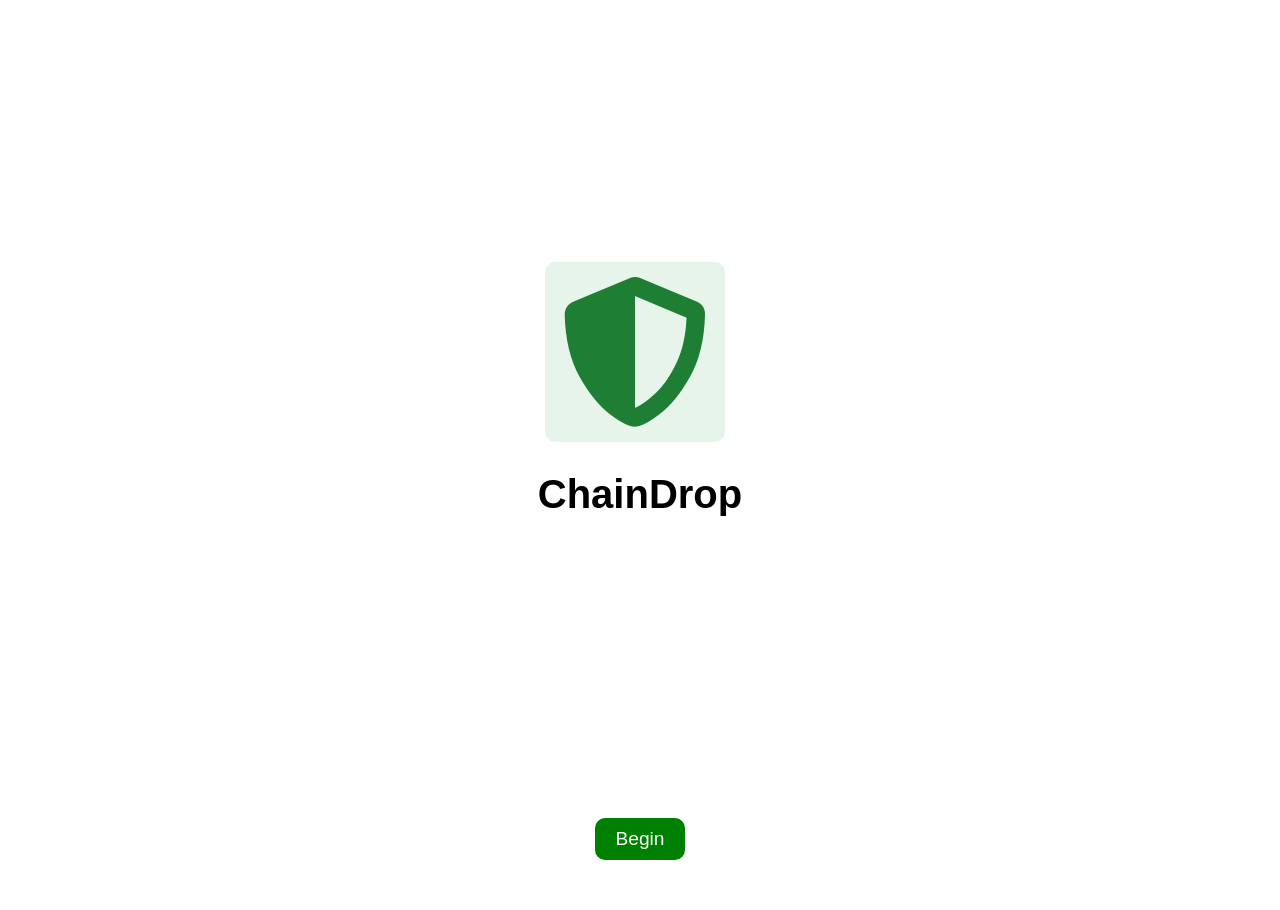
<file: index.html>
<!DOCTYPE html>
<html lang="en">
<head>
  <meta charset="UTF-8">
  <meta name="viewport" content="width=device-width, initial-scale=1.0">
  <title>Chain Drop</title>
  <link rel="stylesheet" href="https://cdnjs.cloudflare.com/ajax/libs/font-awesome/6.0.0/css/all.min.css">
  <link rel="stylesheet" href="styles/index.css">
</head>
<body>
  <div class="content-wrap">
    <i class="fa-solid fa-shield shield"></i>
    <h1>ChainDrop</h1>
  </div>


  <a href="welcome.html"><button class="continue-button">Begin</button></a>


  
</body>
</html>
</file>
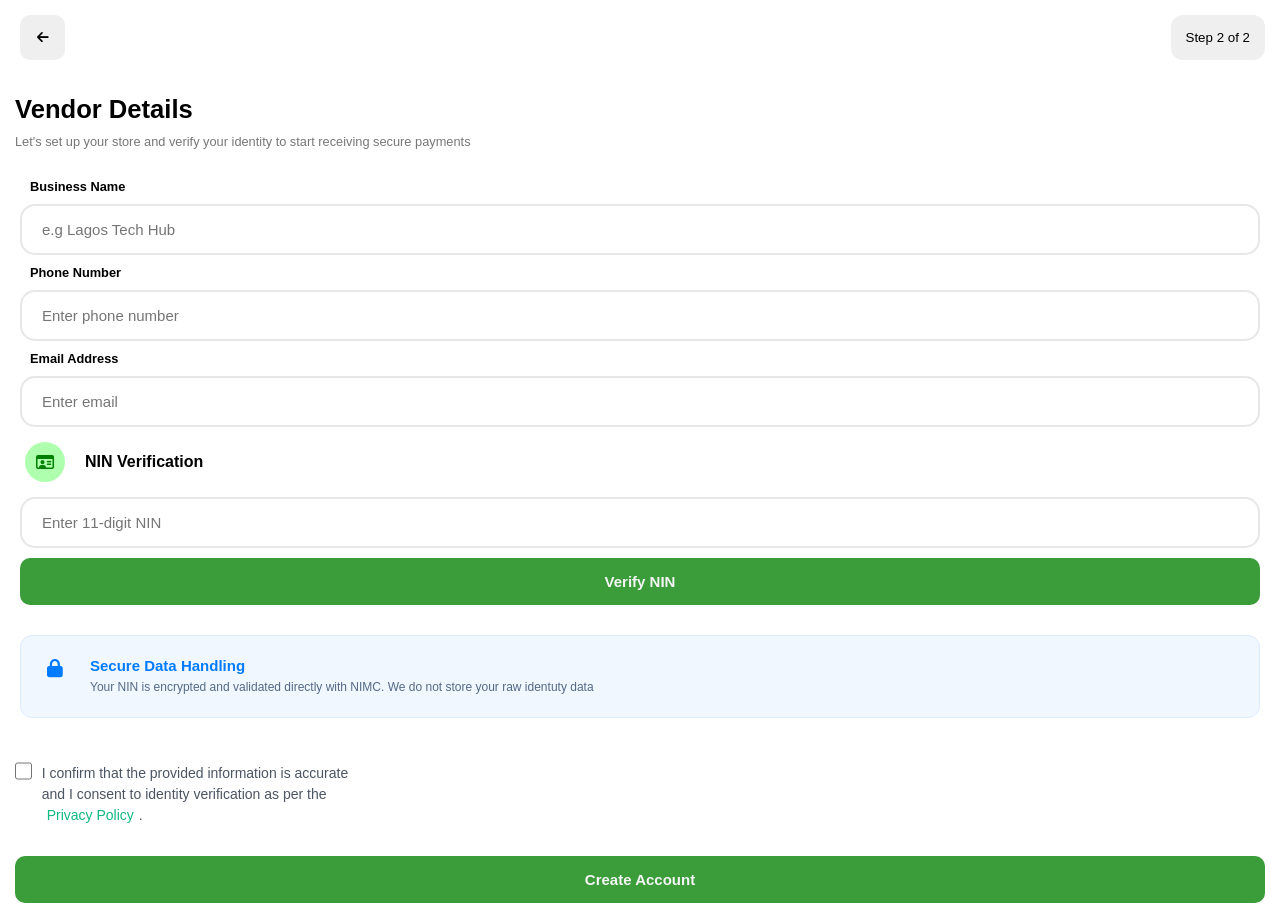
<file: regitsration.html>
<!DOCTYPE html>
<html lang="en">
<head>
  <meta charset="UTF-8">
  <meta name="viewport" content="width=device-width, initial-scale=1.0">
  <title>Vendor Registration</title>
  <link rel="stylesheet" href="https://cdnjs.cloudflare.com/ajax/libs/font-awesome/6.0.0/css/all.min.css">
  <link rel="stylesheet" href="styles/registration.css">
</head>
<body>
  <nav class="top-nav">
    <a href="index.html"><button class="back-button"><i class="fa-solid fa-arrow-left"></i></button></a>

    <button class="step-count">Step 2 of 2</button>
  </nav>

  <main>
    <h2>Vendor Details</h2>
    <p>Let's set up your store and verify your identity to start receiving secure payments</p>

    <form class="registration-form">
      <label for="business-name" class="label">Business Name</label>
      <input type="text" id="business-name" name="business-name" placeholder="e.g Lagos Tech Hub" required>

      <label for="phone-number" class="label">Phone Number</label>
      <input type="email" id="email" name="email" placeholder="Enter phone number" required>

      <label for="email" class="label">Email Address</label>
      <input type="email" id="email" name="email" placeholder="Enter email" required>

      <form class="nin-form">
        <div class="nin-header">
          <i class="fa-regular fa-id-card nin-logo"></i><span class="nin-text">NIN Verification</span>
        </div>

        <input type="text" id="nin" name="nin" placeholder="Enter 11-digit NIN" required>

        <button class="nin-button">Verify NIN</button>

      </form>
    </form> 
    
    <div class="escrow-banner">
      <div class="escrow-icon">
        <i class="fa-solid fa-lock"></i>
      </div>
      <div class="escrow-text">
        <h3>Secure Data Handling</h3>
        <p>Your NIN is encrypted and validated directly with NIMC. We do not store your raw identuty data</p>
      </div>
    </div>

    <div class="consent-container">
      <input type="checkbox" id="consent" class="consent-checkbox" required>
      <label for="consent" class="consent-text">
        I confirm that the provided information is accurate and I consent to identity verification as per the
        <a href="#" class="policy-link">Privacy Policy</a>.
      </label>
  </div>

  <button class="create-button">Create Account</button>
  </main>
</body>
</html>
</file>
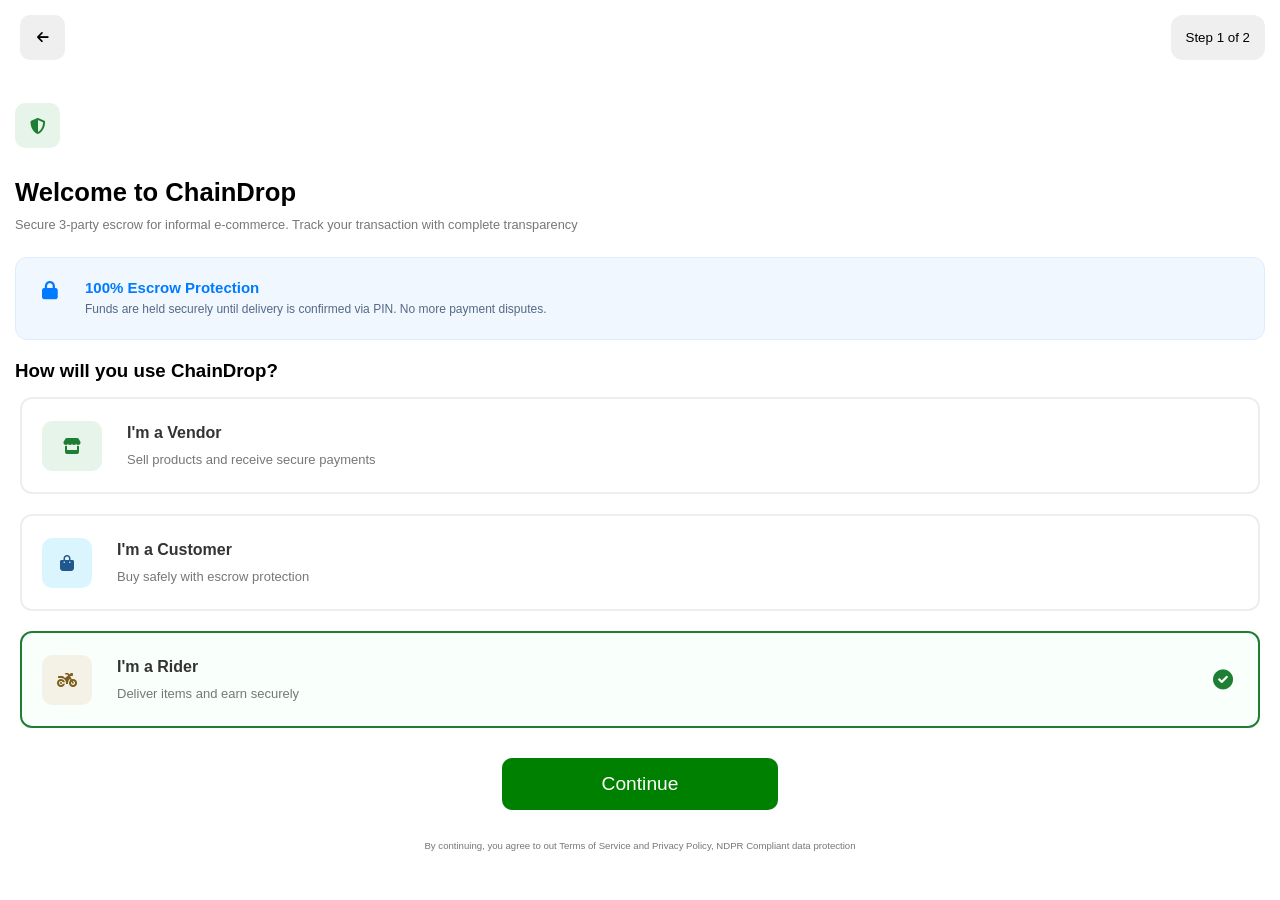
<file: welcome.html>
<!DOCTYPE html>
<html lang="en">
<head>
  <meta charset="UTF-8">
  <meta name="viewport" content="width=device-width, initial-scale=1.0">
  <title>Welcome to ChainDrop</title>
  <link rel="stylesheet" href="https://cdnjs.cloudflare.com/ajax/libs/font-awesome/6.0.0/css/all.min.css">
  <link rel="stylesheet" href="styles/welcome.css">
</head>
<body>
  <nav class="top-nav">
    <a href="index.html"><button class="back-button"><i class="fa-solid fa-arrow-left"></i></button></a>

    <button class="step-count">Step 1 of 2</button>
  </nav>
  

  <br>

  <main>
    <i class="fa-solid fa-shield shield "></i>

    <h1>Welcome to ChainDrop</h1>
    <p>Secure 3-party escrow for informal e-commerce. Track your transaction with complete transparency</p>
  </main> 
  
  <div class="escrow-banner">
  <div class="escrow-icon">
    <i class="fa-solid fa-lock"></i>
  </div>
  <div class="escrow-text">
    <h3>100% Escrow Protection</h3>
    <p>Funds are held securely until delivery is confirmed via PIN. No more payment disputes.</p>
  </div>
</div>

  <section>
    <h3>How will you use ChainDrop?</h3>
    <div class="selection-container">
      <label class="radio-card">
      <input type="radio" name="user_role" value="vendor" checked>
      
      <div class="card-content">
        <div class="icon-box vendor-bg">
          <i class="fa-solid fa-store"></i>
        </div>
        <div class="text-content">
          <span class="title">I'm a Vendor</span>
          <span class="subtitle">Sell products and receive secure payments</span>
        </div>
        <div class="check-mark">
          <i class="fa-solid fa-circle-check"></i>
        </div>
      </div>
    </label>
  </div>

  <div class="selection-container">
      <label class="radio-card">
      <input type="radio" name="user_role" value="vendor" checked>
      
      <div class="card-content">
        <div class="icon-box2 vendor-bg">
          <i class="fa-solid fa-bag-shopping"></i>
        </div>
        <div class="text-content">
          <span class="title">I'm a Customer</span>
          <span class="subtitle">Buy safely with escrow protection</span>
        </div>
        <div class="check-mark">
          <i class="fa-solid fa-circle-check"></i>
        </div>
      </div>
    </label>
  </div>

  <div class="selection-container">
      <label class="radio-card">
      <input type="radio" name="user_role" value="vendor" checked>
      
      <div class="card-content">
        <div class="icon-box3 vendor-bg">
          <i class="fa-solid fa-motorcycle"></i>
        </div>
        <div class="text-content">
          <span class="title">I'm a Rider</span>
          <span class="subtitle">Deliver items and earn securely</span>
        </div>
        <div class="check-mark">
          <i class="fa-solid fa-circle-check"></i>
        </div>
      </div>
    </label>
  </div>
</section>


  <button class="continue-button">Continue</button>

<footer>
  <p>By continuing, you agree to out Terms of Service and Privacy Policy, NDPR Compliant data protection</p>
</footer>
</body>
</html>
</file>
<file: styles/index.css>
*{
  margin: 5px;
  font-family: Arial, Helvetica, sans-serif;
}

html{
  margin: 0;
  padding: 0;
}

body{
  display: flex;
  flex-direction: column;
  align-items: center;
  justify-content: center;
  min-height: 100vh;
}

.content-wrap{
  display: flex;
  flex-direction: column;
  align-items: center;
  justify-content: center;
  flex-grow: 1;
}

.shield {
  font-size: 150px;
  width: 180px;
  height: 180px;
  background: #e6f4ea; /* Light green tint */
  color: #1e7e34;      /* Darker green icon */
  display: flex;
  align-items: center;
  justify-content: center;
  border-radius: 10px;
  margin-right: 15px;
  margin-bottom: 25px;
}



h1 {
  color: black;
  font-size: 2.5em;
}

.continue-button{
  display: block;
  margin: 40px auto;
  padding: 10px 20px;
  border: none;
  border-radius: 10px;
  background-color: green;
  color: white;
  font-size: 1.2em;
}

a {
  text-decoration: none;
}
</file>
<file: styles/registration.css>
*{
  margin: 5px;
  font-family: Arial, Helvetica, sans-serif;
}

html{
  margin: 0;
  padding: 0;
}

.top-nav{
  display: flex;
  flex-direction: row;
  align-items: center;
  justify-content: space-between;
  padding: 0;
  box-sizing: border-box;
}

.back-button {
  width: 45px;
  height: 45px;
  border: none;
  color: black;      /* Darker green icon */
  display: flex;
  align-items: center;
  justify-content: center;
  border-radius: 10px;
  margin-right: 15px
}

.step-count {
  border: none;
  background-color: none;
  padding: 15px;
  border-radius: 12px ;
}

nav a {
  text-decoration: none;
}

main {
  display: flex;
  flex-direction: column;
}

main h2 {
  color: black;
  font-size: 1.6em;
  margin-top: 20px;
}

main p {
  color: #777;
  font-size: 0.8em;
}

.registration-form {
  display: flex;
  flex-direction: column;
  align-items: left;
  margin-top: 20px;
}

.label {
  font-size: 0.8em;
  font-weight: bold;
  padding-left: 10px;
}

input {
  border: solid rgba(128, 128, 128, 0.189) 2px;
  border-radius: 15px;
  padding: 15px 20px;
  color: black;
  font-size: 15px;
}

input:active {
  border: solid black;
}

.nin-form{
  display: flex;
  flex-direction: column;
  align-items: center;
  justify-content: center;
  padding: 2px;
  margin: auto;
}

.nin-header {
  display: flex;
  align-items: center;
}

.nin-logo {
  width: 40px;
  height: 40px;
  border: none;
  color: green;
  background-color: rgb(174, 255, 174);      /* Darker green icon */
  display: flex;
  align-items: center;
  justify-content: center;
  border-radius: 70px;
  margin-right: 15px
}

.nin-text {
  font-weight: bold;
}

.nin-button {
  padding: 15px 15px;
  border: none;
  border-radius: 10px;
  font-weight: 600;
  font-size: 15px;
  background-color: rgba(0, 128, 0, 0.772);
  color: whitesmoke;
}

.escrow-banner {
  display: flex;
  align-items: flex-start; /* Aligns icon to the top of the text block */
  background-color: #f0f7ff; /* Very light blue */
  border: 1px solid #ddecff; /* Slightly darker blue border */
  border-radius: 12px;
  padding: 16px;
  margin: 20px 10px;
  gap: 12px;
}

.escrow-icon {
  color: #007bff; /* Brighter blue for the icon */
  font-size: 18px;
  margin-top: 2px; /* Slight adjustment to align with the heading */
}

.escrow-text h3 {
  margin: 0 0 4px 0;
  font-size: 15px;
  color: #007bff; /* Matches the icon */
  font-weight: 700;
}

.escrow-text p {
  margin: 0;
  font-size: 12px;
  color: #556987; /* Muted grey-blue for readability */
  line-height: 1.5;
}

.consent-container {
    display: flex;
    align-items: flex-start; /* Aligns checkbox with the first line of text */
    gap: px;
    margin: 20px 0;
    font-family: -apple-system, BlinkMacSystemFont, "Segoe UI", Roboto, sans-serif;
    max-width: 370px; /* Adjust based on your form width */
  }

  /* Styling the checkbox */
  .consent-checkbox {
    width: 35px;
    height: 20px;
    margin-top: 3px; /* Fine-tuning alignment with text */
    cursor: pointer;
    border: 1.5px solid #d1d5db;
    border-radius: 4px;
  }

  /* Styling the text */
  .consent-text {
    font-size: 14px;
    line-height: 1.5;
    color: #4b5563; /* Dark gray color from image */
    cursor: pointer;
  }

  /* Privacy Policy Link */
  .policy-link {
    color: #10b981; /* Green color from the UI */
    text-decoration: none;
    font-weight: 500;
  }

  .policy-link:hover {
    text-decoration: underline;
  }

  .create-button {
  padding: 15px 15px;
  border: none;
  border-radius: 10px;
  font-weight: 600;
  font-size: 15px;
  background-color: rgba(0, 128, 0, 0.772);
  color: whitesmoke;
  }
</file>
<file: styles/welcome.css>
*{
  margin: 5px;
  font-family: Arial, Helvetica, sans-serif;
}

html{
  margin: 0;
  padding: 0;
}

.top-nav{
  display: flex;
  flex-direction: row;
  align-items: center;
  justify-content: space-between;
  padding: 0;
  box-sizing: border-box;
}

.back-button {
  width: 45px;
  height: 45px;
  border: none;
  color: black;      /* Darker green icon */
  display: flex;
  align-items: center;
  justify-content: center;
  border-radius: 10px;
  margin-right: 15px
}

.step-count {
  border: none;
  background-color: none;
  padding: 15px;
  border-radius: 12px ;
}

.shield {
  width: 45px;
  height: 45px;
  background: #e6f4ea; /* Light green tint */
  color: #1e7e34;      /* Darker green icon */
  display: flex;
  align-items: center;
  justify-content: center;
  border-radius: 10px;
  margin-right: 15px;
  margin-bottom: 25px;
}

main {
  display: flex;
  flex-direction: column;
}

main h1 {
  color: black;
  font-size: 1.6em;
}

main p {
  color: #777;
  font-size: 0.8em;
}

.escrow-banner {
  display: flex;
  align-items: flex-start; /* Aligns icon to the top of the text block */
  background-color: #f0f7ff; /* Very light blue */
  border: 1px solid #ddecff; /* Slightly darker blue border */
  border-radius: 12px;
  padding: 16px;
  margin: 20px 10px;
  gap: 12px;
}

.escrow-icon {
  color: #007bff; /* Brighter blue for the icon */
  font-size: 18px;
  margin-top: 2px; /* Slight adjustment to align with the heading */
}

.escrow-text h3 {
  margin: 0 0 4px 0;
  font-size: 15px;
  color: #007bff; /* Matches the icon */
  font-weight: 700;
}

.escrow-text p {
  margin: 0;
  font-size: 12px;
  color: #556987; /* Muted grey-blue for readability */
  line-height: 1.5;
}

/* Container styling */
.selection-container {
  display: flex;
  flex-direction: column;
  gap: 15px;
  padding: 0;
  margin: 0;
}

/* Hide the default radio button */
.radio-card input[type="radio"] {
  display: none;
}

/* The Card Base Style */
.card-content {
  display: flex;
  align-items: center;
  padding: 15px;
  border: 2px solid #eee;
  border-radius: 12px;
  cursor: pointer;
  transition: 0.3s all ease;
  position: relative;
}

/* Styling the Icons and Text */
.icon-box {
  width: 60px;
  height: 50px;
  background: #e6f4ea; /* Light green tint */
  color: #1e7e34;      /* Darker green icon */
  display: flex;
  align-items: center;
  justify-content: center;
  border-radius: 10px;
  margin-right: 15px;
}

.icon-box2 {
  width: 50px;
  height: 50px;
  background: #dbf5ff; /* Light green tint */
  color: #20578e;      /* Darker green icon */
  display: flex;
  align-items: center;
  justify-content: center;
  border-radius: 10px;
  margin-right: 15px;
}


.icon-box3 {
  width: 50px;
  height: 50px;
  background: #f4f2e6; /* Light green tint */
  color: #7e5e1e;      /* Darker green icon */
  display: flex;
  align-items: center;
  justify-content: center;
  border-radius: 10px;
  margin-right: 15px;
}

.text-content {
  display: flex;
  flex-direction: column;
  flex-grow: 1;
}

.title {
  font-weight: bold;
  font-size: 16px;
  color: #333;
}

.subtitle {
  font-size: 13px;
  color: #777;
}

/* Hide checkmark by default */
.check-mark {
  color: #1e7e34;
  font-size: 20px;
  display: none; 
}

/* --- THE ACTIVE STATE --- */

/* When the radio is checked, change the card border */
input[type="radio"]:checked + .card-content {
  border-color: #1e7e34;
  background-color: #f9fffb;
}

/* When checked, show the checkmark */
input[type="radio"]:checked + .card-content .check-mark {
  display: block;
}


.continue-button{
  display: block;
  margin: 20px auto;
  padding: 15px 100px;
  border: none;
  border-radius: 10px;
  background-color: green;
  color: white;
  font-size: 1.2em;
}

footer {
  font-size: 0.6em;
  margin-top: 30px;
  color: #777; 
  text-align: center;
}

a {
  text-decoration: none;
}
</file>
